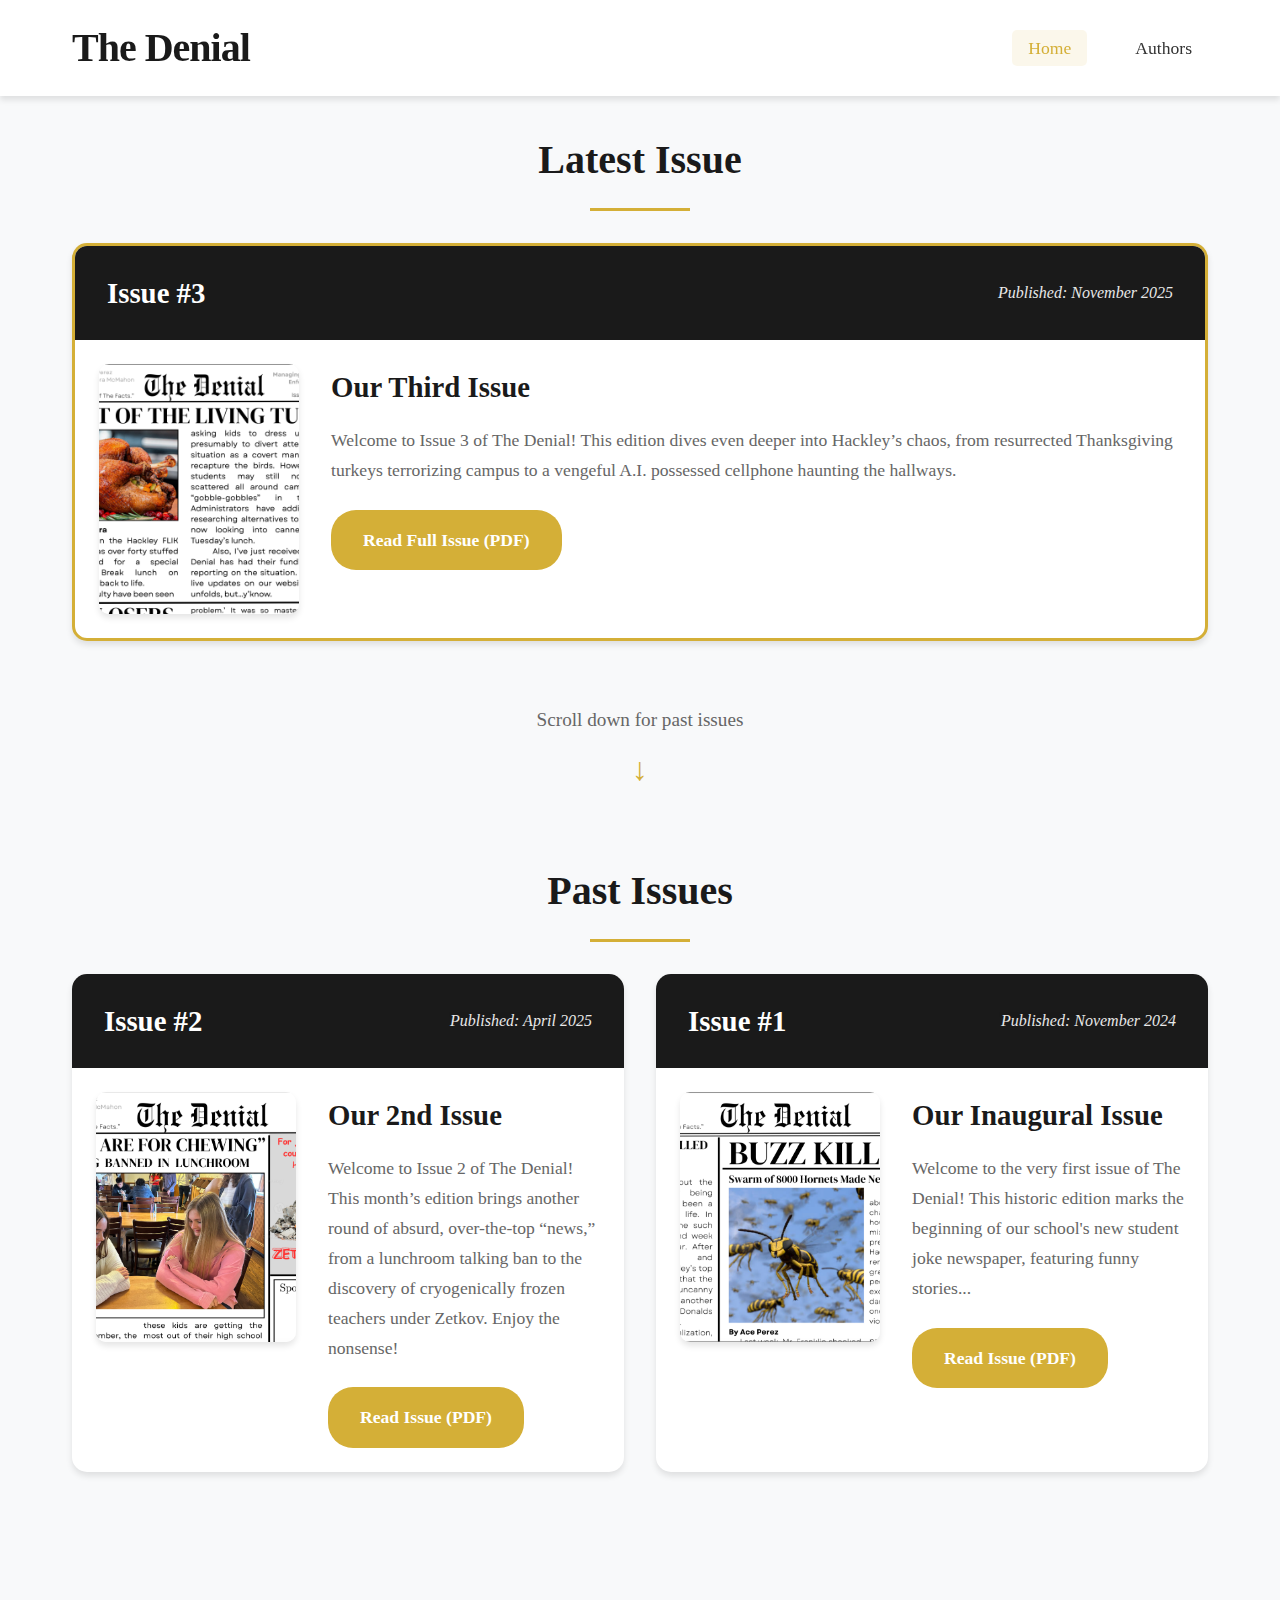
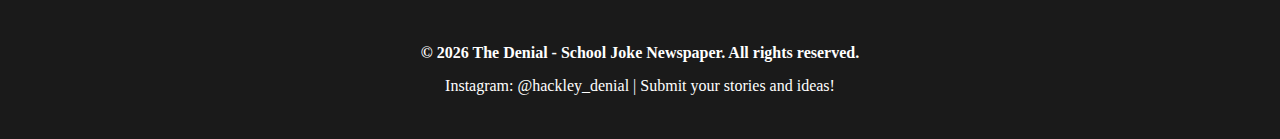
<file: index.html>
<!DOCTYPE html>
<html lang="en">
<head>
    <meta charset="UTF-8">
    <meta name="viewport" content="width=device-width, initial-scale=1.0">
    <title>The Denial</title>
    <meta name="description" content="The Denial">
    <link rel="stylesheet" href="style.css">
</head>
<body>
    <header>
        <nav class="navbar">
            <div class="nav-container">
                <h1 class="logo">The Denial</h1>
                <ul class="nav-menu">
                    <li><a href="index.html" class="nav-link active">Home</a></li>
                    <li><a href="authors.html" class="nav-link">Authors</a></li>
                </ul>
            </div>
        </nav>
    </header>

    <main>
        <!-- Featured/Newest Issue Section -->
        <section class="featured-issue">
            <div class="container">
                <h2 class="section-title">Latest Issue</h2>
                <div class="issue-card featured">
                    <div class="issue-header">
                        <h3>Issue #3</h3>
                        <span class="issue-date">Published: November 2025</span>
                    </div>
                    <div class="issue-content">
                        <img src="Issue3_Img.png" alt="The Denial Issue 3" class="issue-image">
                        <div class="issue-text">
                           <h4>Our Third Issue</h4>
                                <p>Welcome to Issue 3 of The Denial! This edition dives even deeper into Hackley’s chaos, from resurrected Thanksgiving turkeys terrorizing campus to a vengeful A.I. possessed cellphone haunting the hallways.</p>
                            
                            <a href="THE DENIAL_ 3rd Issue.pdf" target="_blank" class="read-more-btn">Read Full Issue (PDF)</a>
                        </div>
                    </div>
                </div>
            </div>
        </section>

        <!-- Scroll indicator -->
        <div class="scroll-indicator">
            <p>Scroll down for past issues</p>
            <div class="scroll-arrow">↓</div>
        </div>

        <!-- Past Issues Section -->
        <section class="past-issues">
            <div class="container">
                <h2 class="section-title">Past Issues</h2>
                <div class="issues-grid">

              <div class="issue-card">
                        <div class="issue-header">
                            <h3>Issue #2</h3>
                            <span class="issue-date">Published: April 2025</span>
                        </div>
                        <div class="issue-content">
                            <img src="Issue2_img.png" alt="The Denial Issue 2" class="issue-image">
                            <div class="issue-text">
                                <h4>Our 2nd Issue</h4>
                                <p>Welcome to Issue 2 of The Denial! This month’s edition brings another round of absurd, over-the-top “news,” from a lunchroom talking ban to the discovery of cryogenically frozen teachers under Zetkov. Enjoy the nonsense!</p>
                                <a href="THE DENIAL_ Issue 2.pdf" target="_blank" class="read-more-btn">Read Issue (PDF)</a>
                            </div>
                        </div>
                    </div>
                    
                     <div class="issue-card">
                        <div class="issue-header">
                            <h3>Issue #1</h3>
                            <span class="issue-date">Published: November 2024</span>
                        </div>
                        <div class="issue-content">
                            <img src="Issue1_img.png" alt="The Denial Issue 1" class="issue-image">
                            <div class="issue-text">
                                <h4>Our Inaugural Issue</h4>
                                <p>Welcome to the very first issue of The Denial! This historic edition marks the beginning of our school's new student joke newspaper, featuring funny stories...</p>
                                <a href="THE DENIAL_ Issue 1.pdf" target="_blank" class="read-more-btn">Read Issue (PDF)</a>
                            </div>
                        </div>
                    </div>

                    

                </div>
            </div>
        </section>
    </main>

    <footer>
        <div class="container">
            <p>&copy; <span id="year"></span> The Denial - School Joke Newspaper. All rights reserved.</p>
            <p>Instagram: @hackley_denial | Submit your stories and ideas!</p>
        </div>
    </footer>

    <script src="script.js"></script>
</body>
</html>
</file>
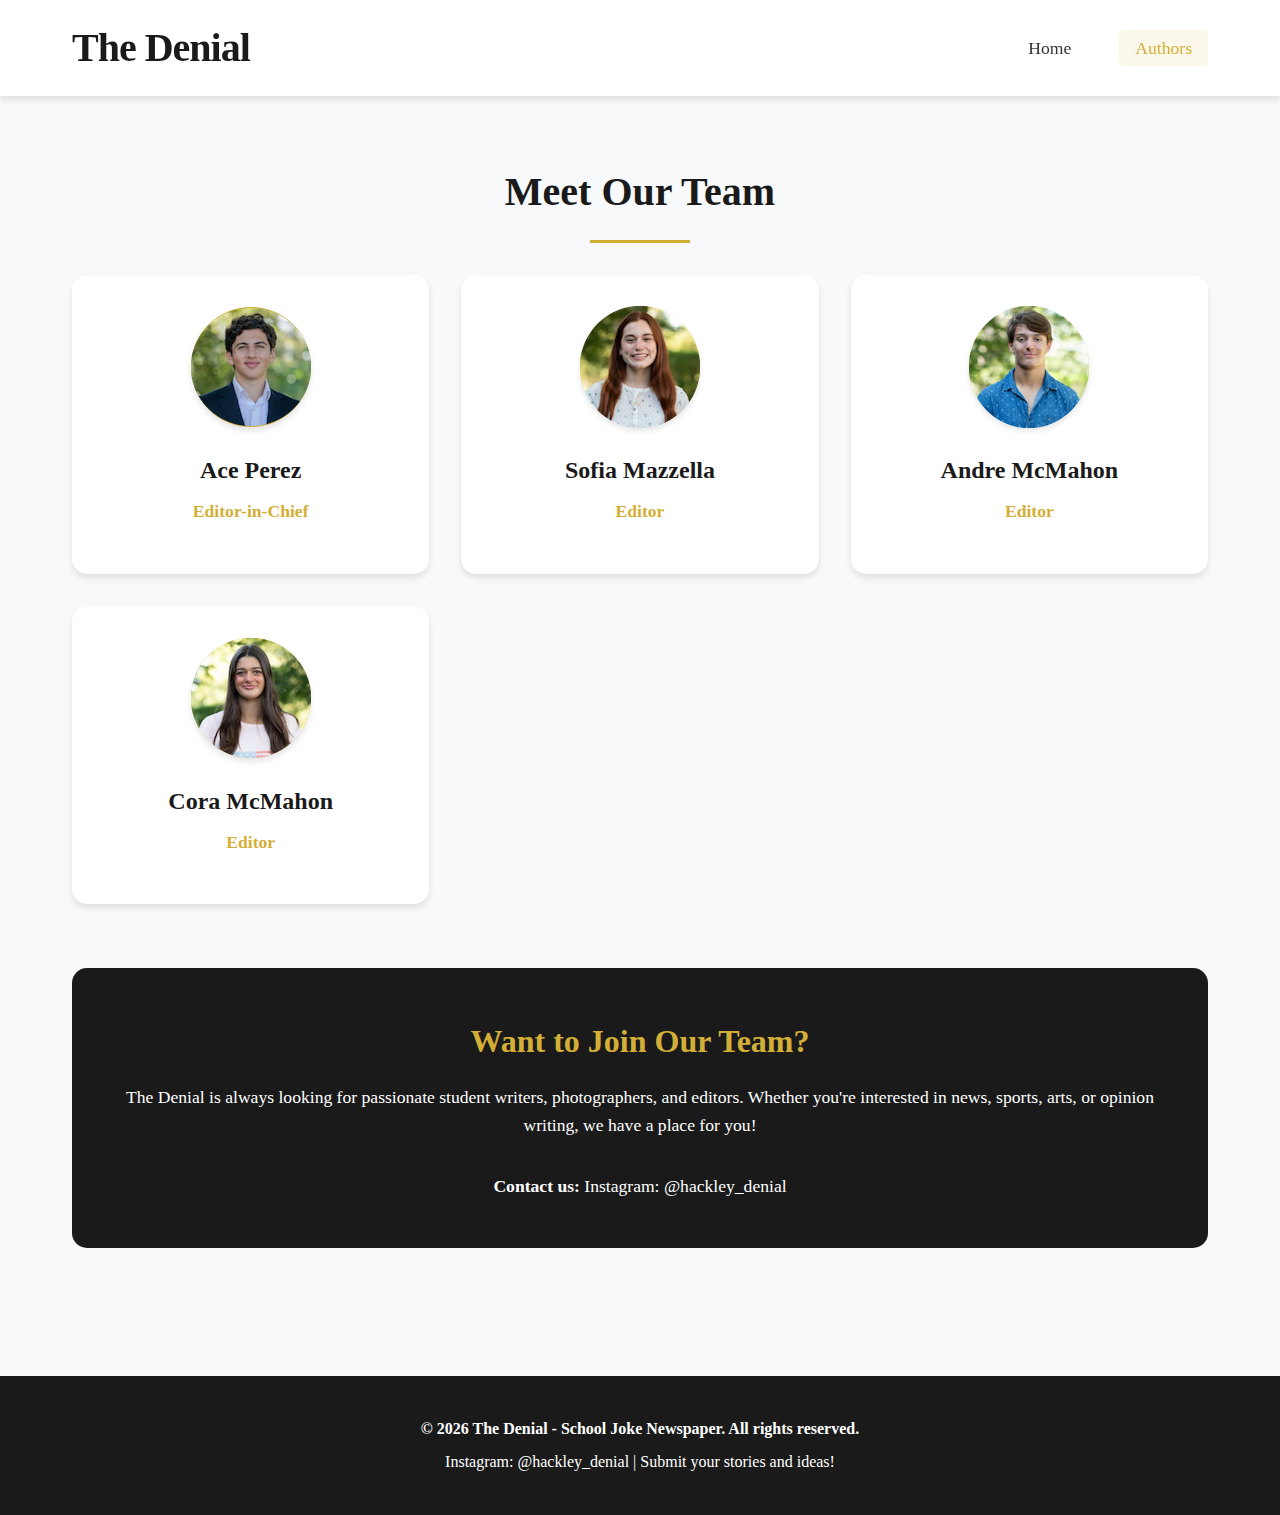
<file: authors.html>
<!DOCTYPE html>
<html lang="en">
<head>
    <meta charset="UTF-8">
    <meta name="viewport" content="width=device-width, initial-scale=1.0">
    <title>Authors - The Denial</title>
    <meta name="description" content="Meet the talented writers and editors behind The Denial school newspaper">
    <link rel="stylesheet" href="style.css">
</head>
<body>
    <header>
        <nav class="navbar">
            <div class="nav-container">
                <h1 class="logo">The Denial</h1>
                <ul class="nav-menu">
                    <li><a href="index.html" class="nav-link">Home</a></li>
                    <li><a href="authors.html" class="nav-link active">Authors</a></li>
                </ul>
            </div>
        </nav>
    </header>

    <main>
        <section class="authors-section">
            <div class="container">
                <h2 class="section-title">Meet Our Team</h2>
                
                <div class="authors-grid">
                    
                    <div class="author-card">
                        <div class="author-image">
                            <img src="Author1.png" >
                        </div>
                        <div class="author-info">
                            <h3>Ace Perez</h3>
                            <p class="author-role">Editor-in-Chief</p> 
                        </div>
                    </div>
                    
                    <div class="author-card">
                        <div class="author-image">
                            <img src="Author2.png" >
                           
                        </div>
                        <div class="author-info">
                            <h3>Sofia Mazzella</h3>
                            <p class="author-role">Editor</p>    
                        </div>
                    </div>
                    <div class="author-card">
                        <div class="author-image">
                            <img src="Author3.png" >
                            
                        </div>
                        <div class="author-info">
                            <h3>Andre McMahon</h3>
                            <p class="author-role">Editor</p>    
                        </div>
                    </div>
                    <div class="author-card">
                        <div class="author-image">
                            <img src="Author4.png" >
                         
                        </div>
                        <div class="author-info">
                            <h3>Cora McMahon</h3>
                            <p class="author-role">Editor</p>    
                        </div>
                    </div>


                </div>

                <div class="join-team">
                    <h3>Want to Join Our Team?</h3>
                    <p>The Denial is always looking for passionate student writers, photographers, and editors. Whether you're interested in news, sports, arts, or opinion writing, we have a place for you!</p>
                    <div class="contact-info">
                        <p><strong>Contact us:</strong>  Instagram: @hackley_denial </p>
                        
                    </div>
                </div>
            </div>
        </section>
    </main>

    <footer>
        <div class="container">
            <p>&copy; <span id="year"></span> The Denial - School Joke Newspaper. All rights reserved.</p>
            <p> Instagram: @hackley_denial | Submit your stories and ideas!</p>
        </div>
    </footer>

    <script src="script.js"></script>
</body>
</html>
</file>
<file: style.css>
/* Basic reset */
* { 
    box-sizing: border-box; 
    margin: 0; 
    padding: 0; 
}

:root {
    --primary-color: #1a1a1a;
    --secondary-color: #2c2c2c;
    --accent-color: #d4af37;
    --text-color: #333;
    --text-light: #666;
    --bg-color: #f8f9fa;
    --white: #ffffff;
    --border-color: #e0e0e0;
    --shadow: 0 4px 6px rgba(0, 0, 0, 0.1);
    --shadow-hover: 0 8px 15px rgba(0, 0, 0, 0.15);
}

html {
    scroll-behavior: smooth;
}

body {
    font-family: 'Georgia', 'Times New Roman', serif;
    line-height: 1.6;
    color: var(--text-color);
    background-color: var(--bg-color);
}

/* Header and Navigation */
header {
    background: var(--white);
    box-shadow: var(--shadow);
    position: sticky;
    top: 0;
    z-index: 100;
}

.navbar {
    padding: 1rem 0;
}

.nav-container {
    max-width: 1200px;
    margin: 0 auto;
    padding: 0 2rem;
    display: flex;
    justify-content: space-between;
    align-items: center;
}

.logo {
    font-size: 2.5rem;
    font-weight: bold;
    color: var(--primary-color);
    text-decoration: none;
    font-family: 'Times New Roman', serif;
    letter-spacing: -1px;
}

.nav-menu {
    display: flex;
    list-style: none;
    gap: 2rem;
}

.nav-link {
    text-decoration: none;
    color: var(--text-color);
    font-weight: 500;
    font-size: 1.1rem;
    padding: 0.5rem 1rem;
    border-radius: 5px;
    transition: all 0.3s ease;
}

.nav-link:hover,
.nav-link.active {
    color: var(--accent-color);
    background-color: rgba(212, 175, 55, 0.1);
}

/* Main Content */
main {
    max-width: 1200px;
    margin: 0 auto;
    padding: 2rem;
}

.container {
    width: 100%;
}

.section-title {
    font-size: 2.5rem;
    color: var(--primary-color);
    margin-bottom: 2rem;
    text-align: center;
    font-weight: bold;
    position: relative;
}

.section-title::after {
    content: '';
    display: block;
    width: 100px;
    height: 3px;
    background: var(--accent-color);
    margin: 1rem auto;
}

/* Featured Issue */
.featured-issue {
    margin-bottom: 4rem;
}

.issue-card {
    background: var(--white);
    border-radius: 15px;
    box-shadow: var(--shadow);
    overflow: hidden;
    transition: all 0.3s ease;
    margin-bottom: 2rem;
}

.issue-card:hover {
    box-shadow: var(--shadow-hover);
    transform: translateY(-5px);
}

.issue-card.featured {
    border: 3px solid var(--accent-color);
}

.issue-header {
    background: var(--primary-color);
    color: var(--white);
    padding: 1.5rem 2rem;
    display: flex;
    justify-content: space-between;
    align-items: center;
    flex-wrap: wrap;
}

.issue-header h3 {
    font-size: 1.8rem;
    margin: 0;
}

.issue-date {
    font-size: 1rem;
    opacity: 0.9;
    font-style: italic;
}

.issue-content {
    display: flex;
    padding: 2rem;
    gap: 2rem;
    align-items: flex-start;
}

.issue-image {
    width: 300px;
    height: 400px;
    object-fit: cover;
    border-radius: 10px;
    box-shadow: var(--shadow);
    flex-shrink: 0;
}

.issue-text {
    flex: 1;
}

.issue-text h4 {
    font-size: 1.8rem;
    color: var(--primary-color);
    margin-bottom: 1rem;
}

.issue-text p {
    font-size: 1.1rem;
    line-height: 1.7;
    margin-bottom: 1.5rem;
    color: var(--text-light);
}

.article-preview {
    background: var(--bg-color);
    padding: 1.5rem;
    border-radius: 10px;
    margin: 1.5rem 0;
}

.article-preview h5 {
    color: var(--primary-color);
    margin-bottom: 1rem;
    font-size: 1.2rem;
}

.article-preview ul {
    list-style: none;
    padding-left: 0;
}

.article-preview li {
    padding: 0.5rem 0;
    border-bottom: 1px solid var(--border-color);
    position: relative;
    padding-left: 1.5rem;
}

.article-preview li:before {
    content: "▶";
    color: var(--accent-color);
    position: absolute;
    left: 0;
    font-size: 0.8rem;
}

.article-preview li:last-child {
    border-bottom: none;
}

.read-more-btn {
    display: inline-block;
    background: var(--accent-color);
    color: var(--white);
    padding: 1rem 2rem;
    text-decoration: none;
    border-radius: 25px;
    font-weight: bold;
    font-size: 1.1rem;
    transition: all 0.3s ease;
    border: none;
    cursor: pointer;
}

.read-more-btn:hover {
    background: #b8941f;
    transform: translateY(-2px);
    box-shadow: var(--shadow);
}

.read-more-btn.disabled {
    background: #ccc;
    cursor: not-allowed;
    transform: none;
}

.read-more-btn.disabled:hover {
    background: #ccc;
    transform: none;
    box-shadow: none;
}

/* Scroll Indicator */
.scroll-indicator {
    text-align: center;
    margin: 3rem 0;
    color: var(--text-light);
    animation: bounce 2s infinite;
}

.scroll-indicator p {
    font-size: 1.2rem;
    margin-bottom: 0.5rem;
}

.scroll-arrow {
    font-size: 2rem;
    color: var(--accent-color);
}

@keyframes bounce {
    0%, 20%, 50%, 80%, 100% {
        transform: translateY(0);
    }
    40% {
        transform: translateY(-10px);
    }
    60% {
        transform: translateY(-5px);
    }
}

/* Past Issues */
.past-issues {
    margin-top: 4rem;
}

.issues-grid {
    display: grid;
    grid-template-columns: repeat(auto-fit, minmax(500px, 1fr));
    gap: 2rem;
    margin-top: 2rem;
}

.issue-card .issue-content {
    padding: 1.5rem;
}

.issue-card .issue-image {
    width: 200px;
    height: 250px;
}

.placeholder-image {
    width: 200px;
    height: 250px;
    background: var(--bg-color);
    border-radius: 10px;
    display: flex;
    align-items: center;
    justify-content: center;
    font-size: 4rem;
    flex-shrink: 0;
}

/* Footer */
footer {
    background: var(--primary-color);
    color: var(--white);
    text-align: center;
    padding: 2rem;
    margin-top: 4rem;
}

footer p {
    margin: 0.5rem 0;
}

footer p:first-child {
    font-weight: bold;
}

/* Responsive Design */
@media (max-width: 768px) {
    .nav-container {
        flex-direction: column;
        gap: 1rem;
        padding: 0 1rem;
    }
    
    .logo {
        font-size: 2rem;
    }
    
    .nav-menu {
        gap: 1rem;
    }
    
    main {
        padding: 1rem;
    }
    
    .issue-content {
        flex-direction: column;
        text-align: center;
    }
    
    .issue-image {
        width: 100%;
        max-width: 300px;
        height: auto;
        margin: 0 auto;
    }
    
    .issues-grid {
        grid-template-columns: 1fr;
    }
    
    .section-title {
        font-size: 2rem;
    }
    
    .issue-header {
        flex-direction: column;
        gap: 0.5rem;
        text-align: center;
    }
}

/* Authors Page Styles */
.authors-section {
    padding: 2rem 0;
}

.intro-text {
    font-size: 1.2rem;
    text-align: center;
    color: var(--text-light);
    margin-bottom: 3rem;
    max-width: 800px;
    margin-left: auto;
    margin-right: auto;
}

.authors-grid {
    display: grid;
    grid-template-columns: repeat(auto-fit, minmax(350px, 1fr));
    gap: 2rem;
    margin-bottom: 4rem;
}

.author-card {
    background: var(--white);
    border-radius: 15px;
    box-shadow: var(--shadow);
    padding: 2rem;
    transition: all 0.3s ease;
    text-align: center;
}

.author-card:hover {
    box-shadow: var(--shadow-hover);
    transform: translateY(-5px);
}

.author-image {
    width: 120px;
    height: 120px;
    border-radius: 50%;
    background: var(--accent-color);
    margin: 0 auto 1.5rem;
    display: flex;
    align-items: center;
    justify-content: center;
    box-shadow: var(--shadow);
}

.author-initial {
    font-size: 3rem;
    font-weight: bold;
    color: var(--white);
    font-family: 'Times New Roman', serif;
}

.author-info h3 {
    font-size: 1.5rem;
    color: var(--primary-color);
    margin-bottom: 0.5rem;
}

.author-role {
    font-size: 1.1rem;
    color: var(--accent-color);
    font-weight: bold;
    margin-bottom: 1rem;
}

.author-bio {
    font-size: 1rem;
    line-height: 1.6;
    color: var(--text-light);
    margin-bottom: 1.5rem;
}

.author-specialties {
    display: flex;
    flex-wrap: wrap;
    gap: 0.5rem;
    justify-content: center;
}

.specialty {
    background: var(--bg-color);
    color: var(--text-color);
    padding: 0.3rem 0.8rem;
    border-radius: 15px;
    font-size: 0.9rem;
    border: 1px solid var(--border-color);
}

.join-team {
    background: var(--primary-color);
    color: var(--white);
    padding: 3rem;
    border-radius: 15px;
    text-align: center;
    margin-top: 3rem;
}

.join-team h3 {
    font-size: 2rem;
    margin-bottom: 1rem;
    color: var(--accent-color);
}

.join-team p {
    font-size: 1.1rem;
    margin-bottom: 2rem;
    line-height: 1.6;
}

.contact-info {
    display: flex;
    flex-direction: column;
    gap: 0.5rem;
    font-size: 1rem;
}

.contact-info p {
    margin: 0;
}

@media (max-width: 480px) {
    .logo {
        font-size: 1.8rem;
    }
    
    .nav-menu {
        flex-direction: column;
        width: 100%;
        text-align: center;
    }
    
    .issue-content {
        padding: 1rem;
    }
    
    .section-title {
        font-size: 1.8rem;
    }
    
    .authors-grid {
        grid-template-columns: 1fr;
    }
    
    .author-card {
        padding: 1.5rem;
    }
    
    .join-team {
        padding: 2rem;
    }
    
    .contact-info {
        font-size: 0.9rem;
    }
}
</file>
